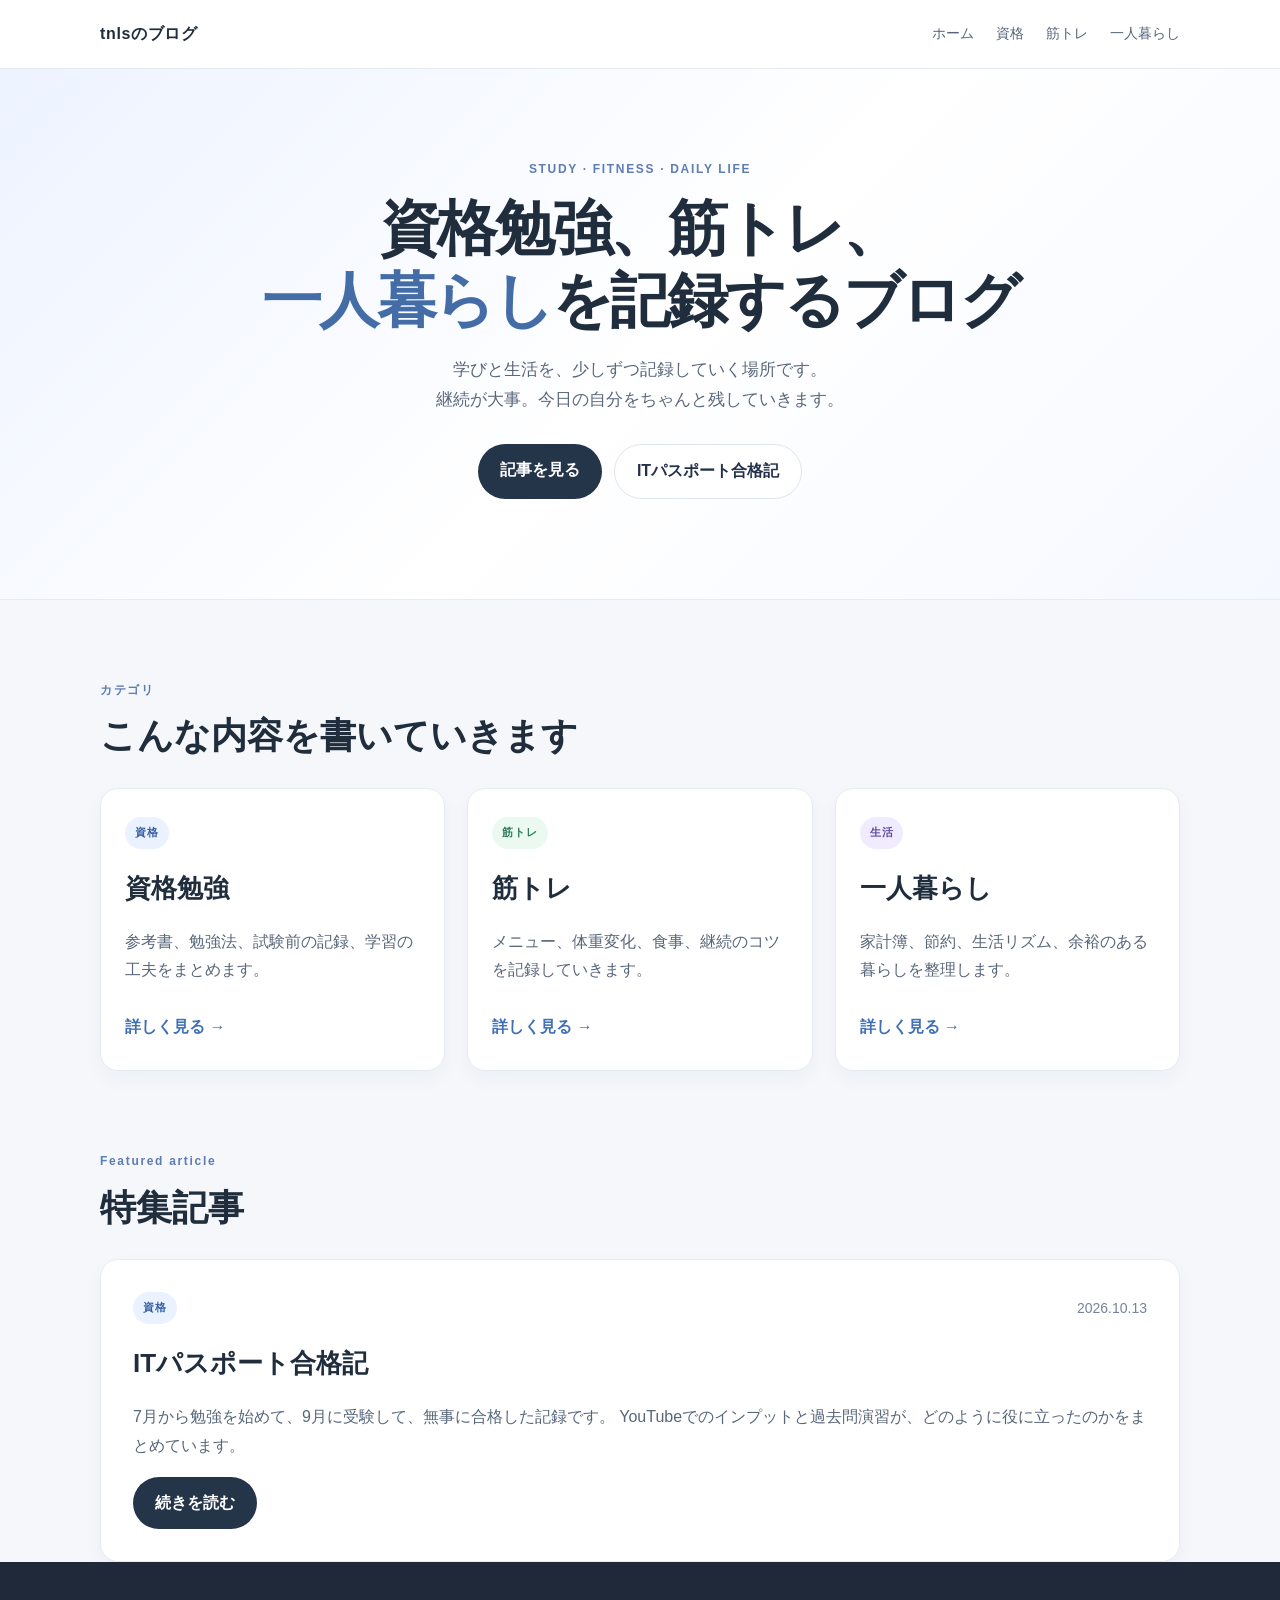
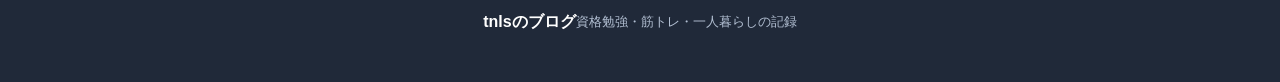
<file: index.html>
<!DOCTYPE html>
<html lang="ja">
  <head>
    <meta charset="UTF-8" />
    <meta name="viewport" content="width=device-width, initial-scale=1.0" />
    <meta
      name="description"
      content="資格勉強、筋トレ、一人暮らしをテーマにしたブログ。ITパスポート合格記などを更新中。"
    />
    <title>tnlsのブログ</title>
    <link rel="stylesheet" href="style.css" />
  </head>
  <body>
    <header class="site-header">
      <div class="container header-inner">
        <a class="logo" href="index.html">tnlsのブログ</a>
        <nav>
          <a href="index.html">ホーム</a>
          <a href="qualification.html">資格</a>
          <a href="fitness.html">筋トレ</a>
          <a href="lifestyle.html">一人暮らし</a>
        </nav>
      </div>
    </header>

    <main>
      <section class="hero">
        <div class="container hero-inner">
          <p class="eyebrow">STUDY · FITNESS · DAILY LIFE</p>
          <h1>資格勉強、筋トレ、<br /><span>一人暮らし</span>を記録するブログ</h1>
          <p class="hero-text">
            学びと生活を、少しずつ記録していく場所です。<br />
            継続が大事。今日の自分をちゃんと残していきます。
          </p>
          <div class="hero-actions">
            <a class="button primary" href="qualification.html">記事を見る</a>
            <a class="button secondary" href="it-passport.html">ITパスポート合格記</a>
          </div>
        </div>
      </section>

      <section class="container section">
        <p class="section-tag">カテゴリ</p>
        <h2>こんな内容を書いていきます</h2>
        <div class="card-grid">
          <article class="category-card">
            <span class="chip blue">資格</span>
            <h3>資格勉強</h3>
            <p>参考書、勉強法、試験前の記録、学習の工夫をまとめます。</p>
            <a href="qualification.html">詳しく見る →</a>
          </article>

          <article class="category-card">
            <span class="chip green">筋トレ</span>
            <h3>筋トレ</h3>
            <p>メニュー、体重変化、食事、継続のコツを記録していきます。</p>
            <a href="fitness.html">詳しく見る →</a>
          </article>

          <article class="category-card">
            <span class="chip purple">生活</span>
            <h3>一人暮らし</h3>
            <p>家計簿、節約、生活リズム、余裕のある暮らしを整理します。</p>
            <a href="lifestyle.html">詳しく見る →</a>
          </article>
        </div>
      </section>

      <section class="container section">
        <p class="section-tag">Featured article</p>
        <h2>特集記事</h2>

        <article class="feature-box">
          <div class="feature-meta">
            <span class="chip blue">資格</span>
            <time datetime="2026-10-13">2026.10.13</time>
          </div>
          <h3>ITパスポート合格記</h3>
          <p>
            7月から勉強を始めて、9月に受験して、無事に合格した記録です。
            YouTubeでのインプットと過去問演習が、どのように役に立ったのかをまとめています。
          </p>
          <a class="button primary" href="it-passport.html">続きを読む</a>
        </article>
      </section>
    </main>

    <footer class="site-footer">
      <div class="container footer-inner">
        <p>tnlsのブログ</p>
        <small>資格勉強・筋トレ・一人暮らしの記録</small>
      </div>
    </footer>
  </body>
</html>
</file>
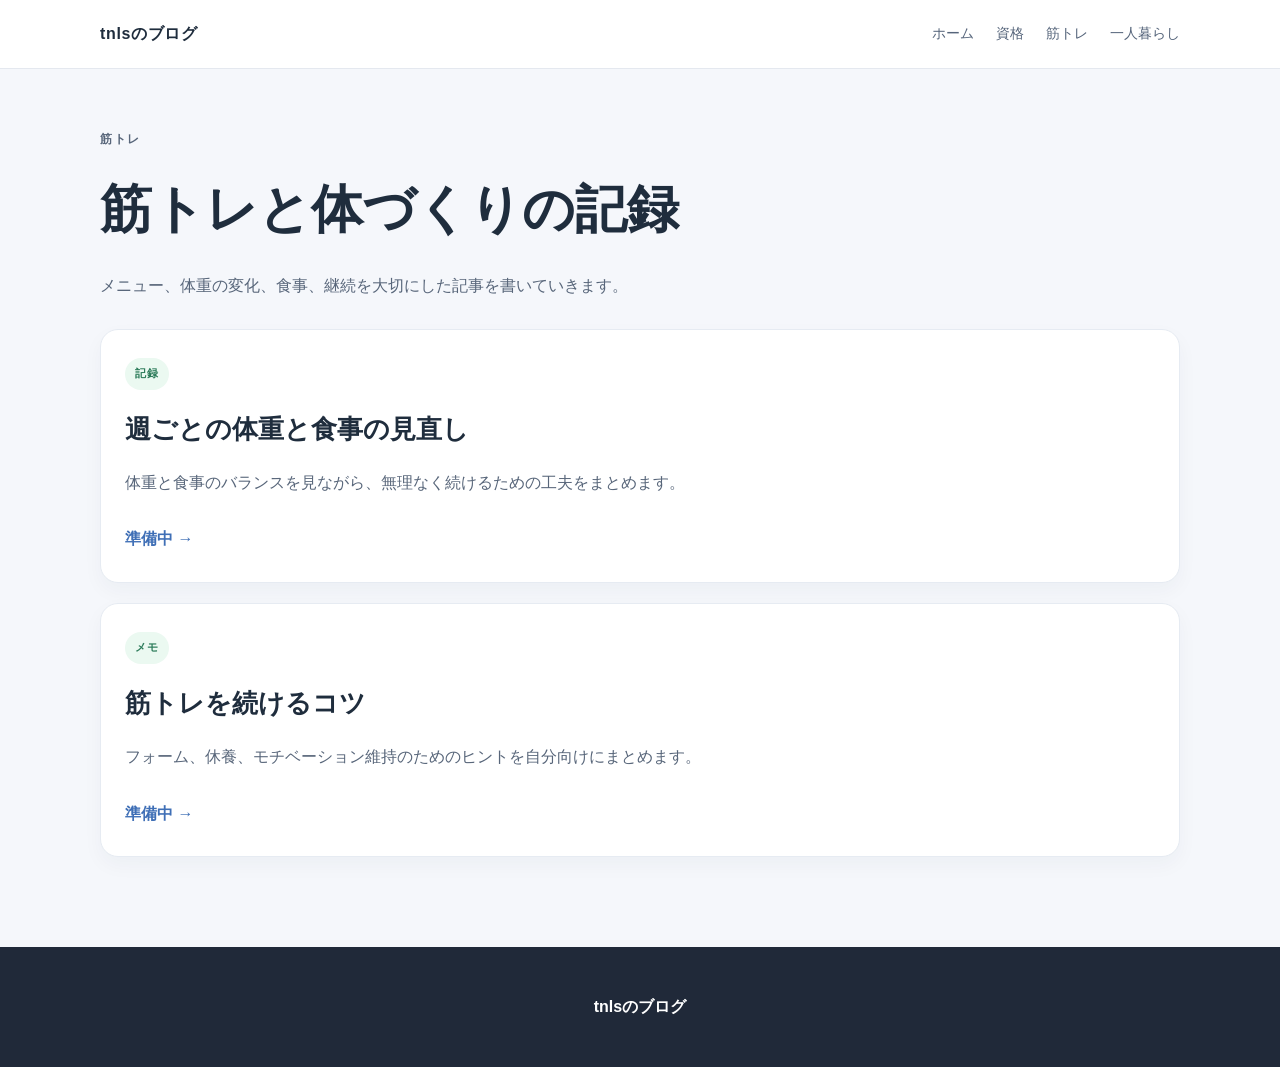
<file: fitness.html>
<!DOCTYPE html>
<html lang="ja">
  <head>
    <meta charset="UTF-8" />
    <meta name="viewport" content="width=device-width, initial-scale=1.0" />
    <title>筋トレ | tnlsのブログ</title>
    <link rel="stylesheet" href="style.css" />
  </head>
  <body>
    <header class="site-header">
      <div class="container header-inner">
        <a class="logo" href="index.html">tnlsのブログ</a>
        <nav>
          <a href="index.html">ホーム</a>
          <a href="qualification.html">資格</a>
          <a href="fitness.html">筋トレ</a>
          <a href="lifestyle.html">一人暮らし</a>
        </nav>
      </div>
    </header>

    <main class="container page-shell">
      <section class="page-header">
        <p class="section-tag">筋トレ</p>
        <h1>筋トレと体づくりの記録</h1>
        <p>メニュー、体重の変化、食事、継続を大切にした記事を書いていきます。</p>
      </section>

      <div class="article-list">
        <article class="list-card">
          <span class="chip green">記録</span>
          <h2>週ごとの体重と食事の見直し</h2>
          <p>体重と食事のバランスを見ながら、無理なく続けるための工夫をまとめます。</p>
          <a href="#">準備中 →</a>
        </article>
        <article class="list-card">
          <span class="chip green">メモ</span>
          <h2>筋トレを続けるコツ</h2>
          <p>フォーム、休養、モチベーション維持のためのヒントを自分向けにまとめます。</p>
          <a href="#">準備中 →</a>
        </article>
      </div>
    </main>

    <footer class="site-footer">
      <div class="container footer-inner">
        <p>tnlsのブログ</p>
      </div>
    </footer>
  </body>
</html>
</file>
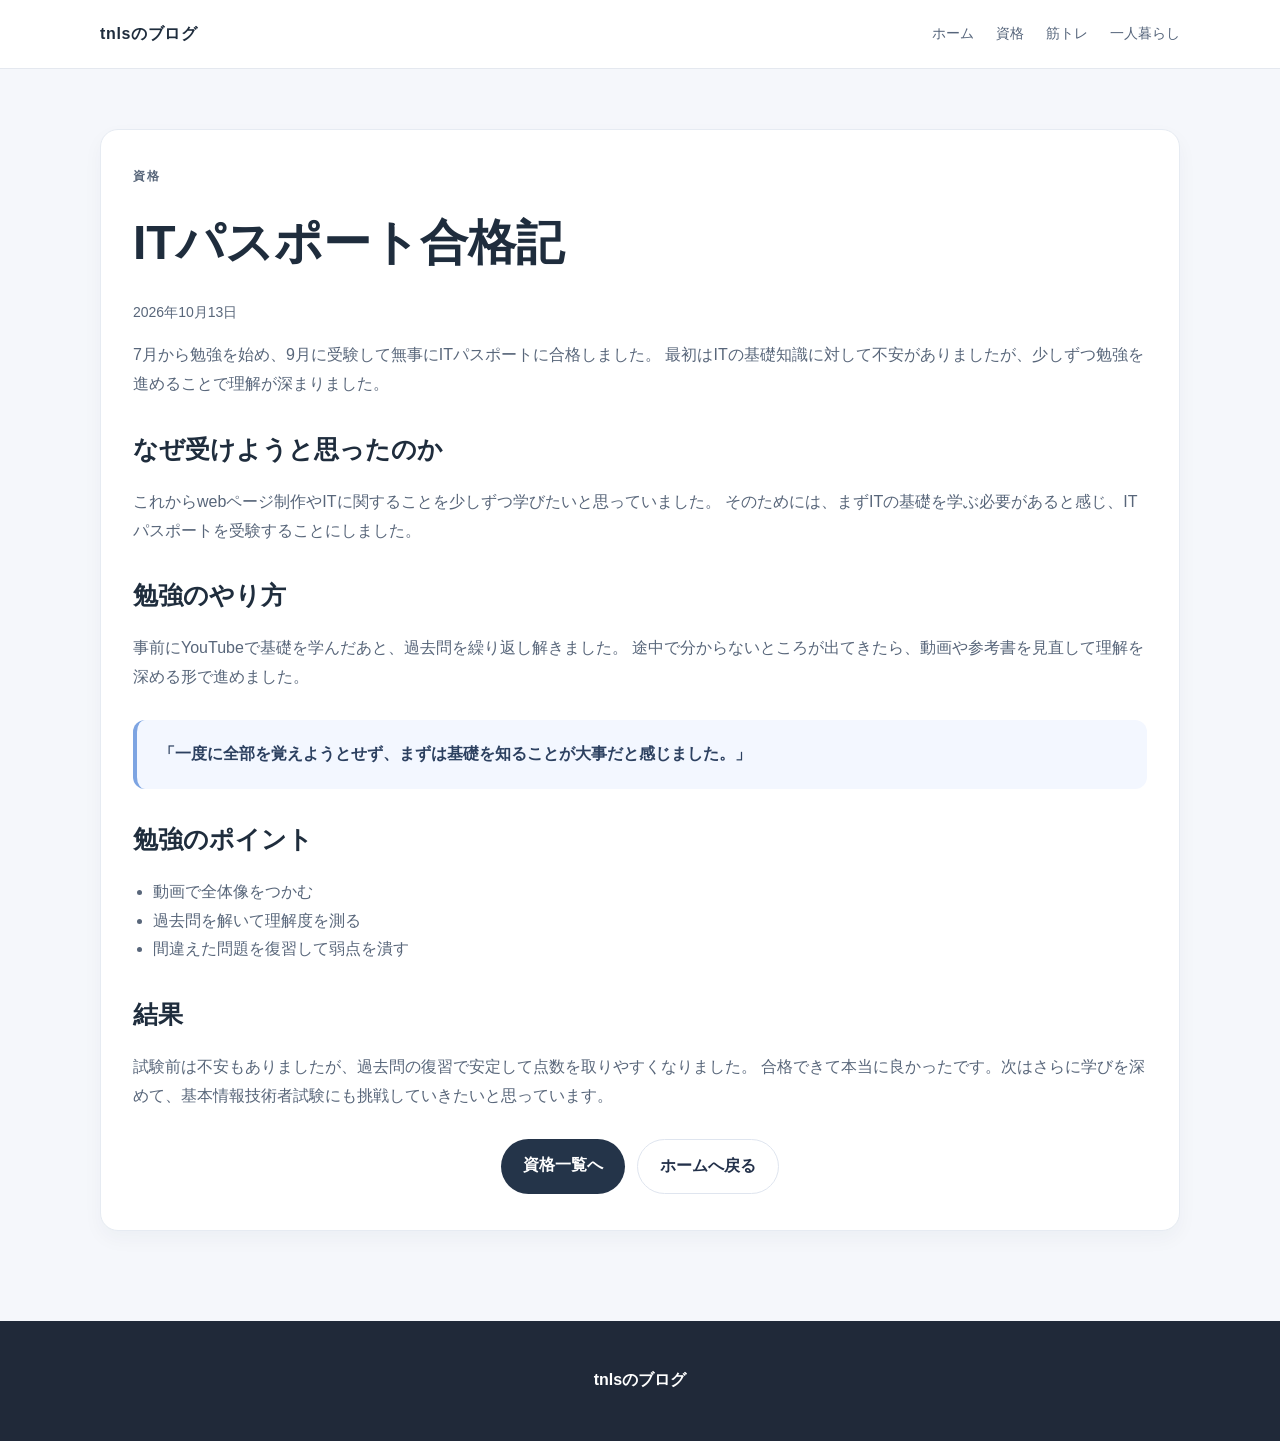
<file: it-passport.html>
<!DOCTYPE html>
<html lang="ja">
  <head>
    <meta charset="UTF-8" />
    <meta name="viewport" content="width=device-width, initial-scale=1.0" />
    <meta name="description" content="ITパスポートに合格した勉強法と体験記。" />
    <title>ITパスポート合格記 | tnlsのブログ</title>
    <link rel="stylesheet" href="style.css" />
  </head>
  <body>
    <header class="site-header">
      <div class="container header-inner">
        <a class="logo" href="index.html">tnlsのブログ</a>
        <nav>
          <a href="index.html">ホーム</a>
          <a href="qualification.html">資格</a>
          <a href="fitness.html">筋トレ</a>
          <a href="lifestyle.html">一人暮らし</a>
        </nav>
      </div>
    </header>

    <main class="container article-shell">
      <article class="article-card">
        <p class="section-tag">資格</p>
        <h1>ITパスポート合格記</h1>
        <p class="article-date">2026年10月13日</p>

        <p>
          7月から勉強を始め、9月に受験して無事にITパスポートに合格しました。
          最初はITの基礎知識に対して不安がありましたが、少しずつ勉強を進めることで理解が深まりました。
        </p>

        <h2>なぜ受けようと思ったのか</h2>
        <p>
          これからwebページ制作やITに関することを少しずつ学びたいと思っていました。
          そのためには、まずITの基礎を学ぶ必要があると感じ、ITパスポートを受験することにしました。
        </p>

        <h2>勉強のやり方</h2>
        <p>
          事前にYouTubeで基礎を学んだあと、過去問を繰り返し解きました。
          途中で分からないところが出てきたら、動画や参考書を見直して理解を深める形で進めました。
        </p>

        <div class="quote-box">
          <p>
            「一度に全部を覚えようとせず、まずは基礎を知ることが大事だと感じました。」
          </p>
        </div>

        <h2>勉強のポイント</h2>
        <ul>
          <li>動画で全体像をつかむ</li>
          <li>過去問を解いて理解度を測る</li>
          <li>間違えた問題を復習して弱点を潰す</li>
        </ul>

        <h2>結果</h2>
        <p>
          試験前は不安もありましたが、過去問の復習で安定して点数を取りやすくなりました。
          合格できて本当に良かったです。次はさらに学びを深めて、基本情報技術者試験にも挑戦していきたいと思っています。
        </p>

        <div class="article-actions">
          <a class="button primary" href="qualification.html">資格一覧へ</a>
          <a class="button secondary" href="index.html">ホームへ戻る</a>
        </div>
      </article>
    </main>

    <footer class="site-footer">
      <div class="container footer-inner">
        <p>tnlsのブログ</p>
      </div>
    </footer>
  </body>
</html>
</file>
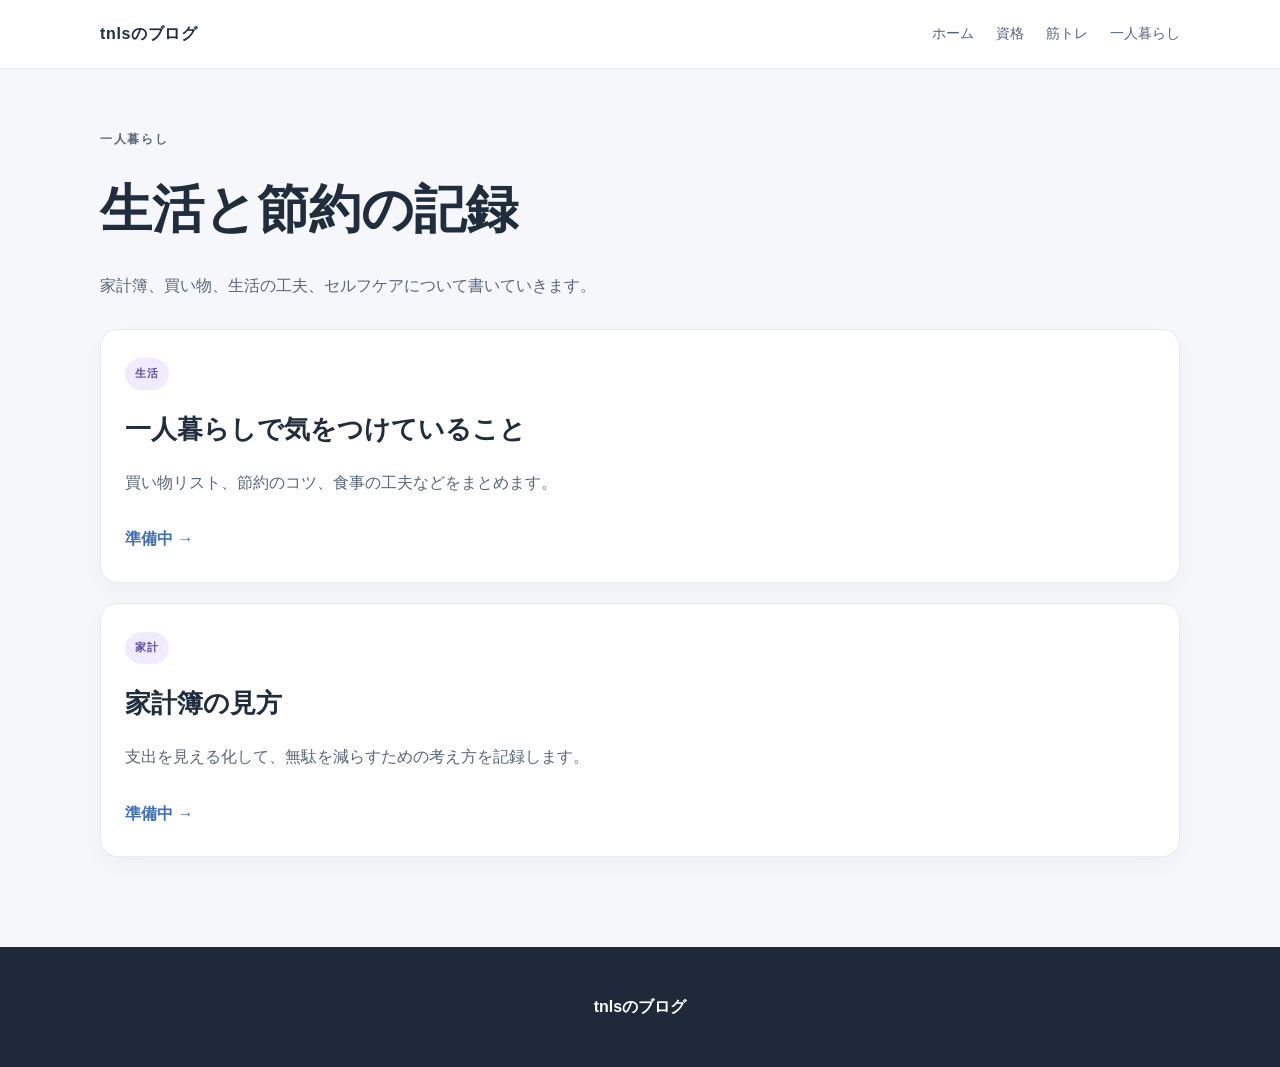
<file: lifestyle.html>
<!DOCTYPE html>
<html lang="ja">
  <head>
    <meta charset="UTF-8" />
    <meta name="viewport" content="width=device-width, initial-scale=1.0" />
    <title>一人暮らし | tnlsのブログ</title>
    <link rel="stylesheet" href="style.css" />
  </head>
  <body>
    <header class="site-header">
      <div class="container header-inner">
        <a class="logo" href="index.html">tnlsのブログ</a>
        <nav>
          <a href="index.html">ホーム</a>
          <a href="qualification.html">資格</a>
          <a href="fitness.html">筋トレ</a>
          <a href="lifestyle.html">一人暮らし</a>
        </nav>
      </div>
    </header>

    <main class="container page-shell">
      <section class="page-header">
        <p class="section-tag">一人暮らし</p>
        <h1>生活と節約の記録</h1>
        <p>家計簿、買い物、生活の工夫、セルフケアについて書いていきます。</p>
      </section>

      <div class="article-list">
        <article class="list-card">
          <span class="chip purple">生活</span>
          <h2>一人暮らしで気をつけていること</h2>
          <p>買い物リスト、節約のコツ、食事の工夫などをまとめます。</p>
          <a href="#">準備中 →</a>
        </article>
        <article class="list-card">
          <span class="chip purple">家計</span>
          <h2>家計簿の見方</h2>
          <p>支出を見える化して、無駄を減らすための考え方を記録します。</p>
          <a href="#">準備中 →</a>
        </article>
      </div>
    </main>

    <footer class="site-footer">
      <div class="container footer-inner">
        <p>tnlsのブログ</p>
      </div>
    </footer>
  </body>
</html>
</file>
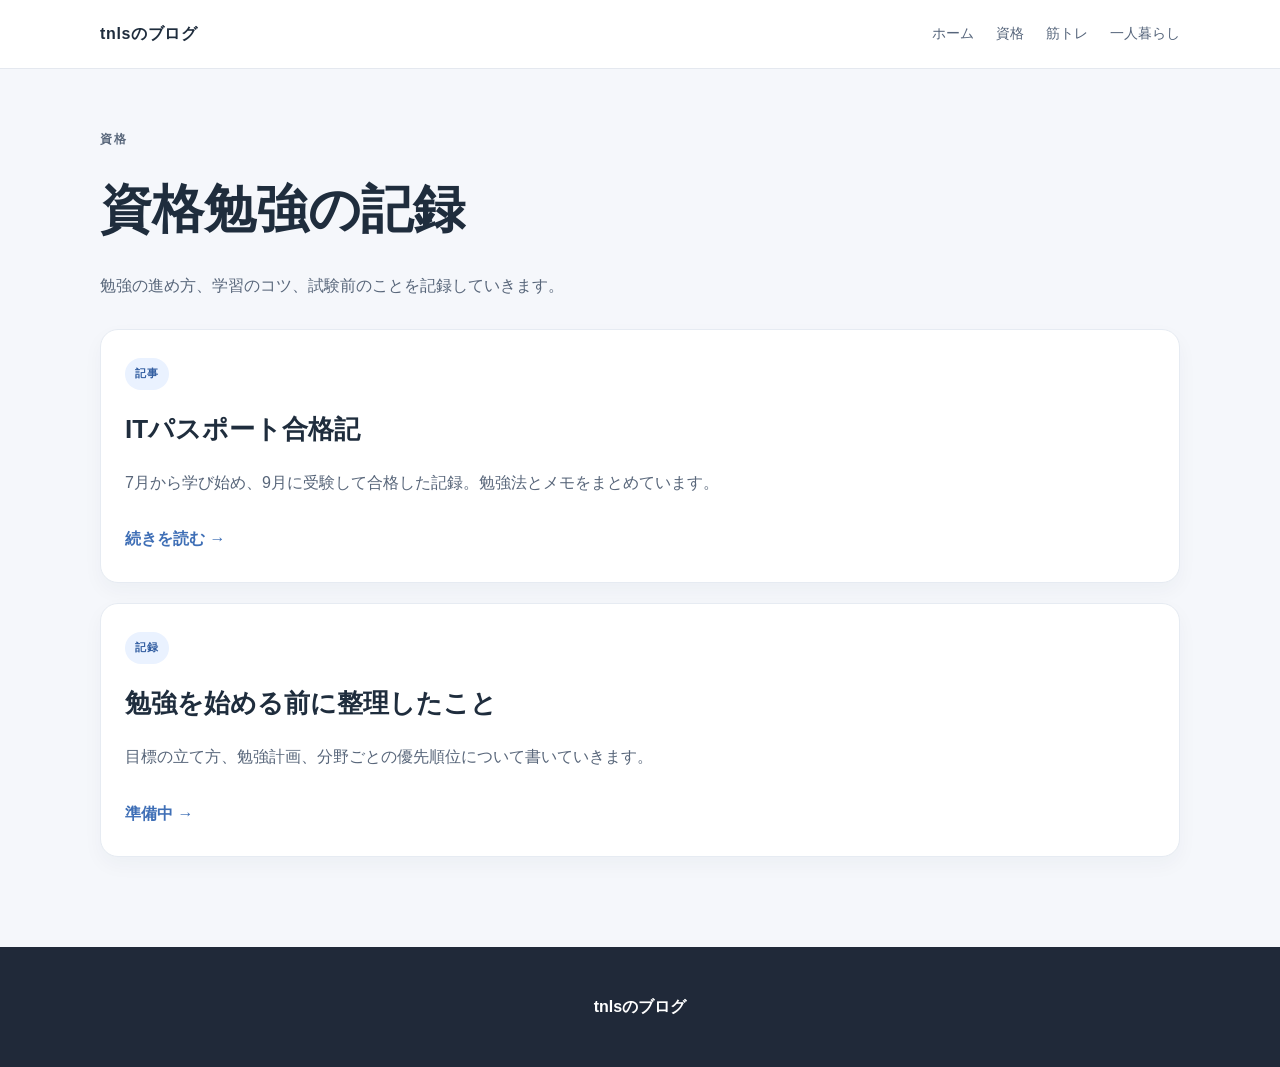
<file: qualification.html>
<!DOCTYPE html>
<html lang="ja">
  <head>
    <meta charset="UTF-8" />
    <meta name="viewport" content="width=device-width, initial-scale=1.0" />
    <title>資格 | tnlsのブログ</title>
    <link rel="stylesheet" href="style.css" />
  </head>
  <body>
    <header class="site-header">
      <div class="container header-inner">
        <a class="logo" href="index.html">tnlsのブログ</a>
        <nav>
          <a href="index.html">ホーム</a>
          <a href="qualification.html">資格</a>
          <a href="fitness.html">筋トレ</a>
          <a href="lifestyle.html">一人暮らし</a>
        </nav>
      </div>
    </header>

    <main class="container page-shell">
      <section class="page-header">
        <p class="section-tag">資格</p>
        <h1>資格勉強の記録</h1>
        <p>勉強の進め方、学習のコツ、試験前のことを記録していきます。</p>
      </section>

      <div class="article-list">
        <article class="list-card">
          <span class="chip blue">記事</span>
          <h2>ITパスポート合格記</h2>
          <p>7月から学び始め、9月に受験して合格した記録。勉強法とメモをまとめています。</p>
          <a href="it-passport.html">続きを読む →</a>
        </article>

        <article class="list-card">
          <span class="chip blue">記録</span>
          <h2>勉強を始める前に整理したこと</h2>
          <p>目標の立て方、勉強計画、分野ごとの優先順位について書いていきます。</p>
          <a href="#">準備中 →</a>
        </article>
      </div>
    </main>

    <footer class="site-footer">
      <div class="container footer-inner">
        <p>tnlsのブログ</p>
      </div>
    </footer>
  </body>
</html>
</file>
<file: style.css>
* {
  box-sizing: border-box;
}

html {
  scroll-behavior: smooth;
}

body {
  margin: 0;
  color: #1f2d3d;
  background: #f5f7fb;
  font-family: -apple-system, BlinkMacSystemFont, "Segoe UI", "Hiragino Kaku Gothic ProN",
    "Yu Gothic", Meiryo, sans-serif;
  line-height: 1.8;
}

a {
  color: inherit;
}

img {
  max-width: 100%;
}

.container {
  width: min(1080px, calc(100% - 40px));
  margin: 0 auto;
}

.update-banner {
  background: linear-gradient(90deg, #fff6e6 0%, #fff9f0 100%);
  color: #8a5b00;
  text-align: center;
  padding: 10px 12px;
  font-weight: 800;
  font-size: 14px;
  border-bottom: 1px solid #f0e3c8;
}

.site-header {
  position: sticky;
  top: 0;
  z-index: 10;
  background: rgba(255, 255, 255, 0.96);
  border-bottom: 1px solid #e4e8ef;
  backdrop-filter: blur(10px);
}

.header-inner {
  display: flex;
  align-items: center;
  justify-content: space-between;
  min-height: 68px;
}

.logo {
  text-decoration: none;
  font-weight: 800;
  letter-spacing: 0.04em;
}

nav {
  display: flex;
  gap: 22px;
}

nav a {
  text-decoration: none;
  font-size: 14px;
  color: #56657b;
}

.hero {
  padding: 90px 0 100px;
  background: linear-gradient(135deg, #edf3ff 0%, #ffffff 52%, #f5f8ff 100%);
  border-bottom: 1px solid #e6ebf2;
}

.hero-inner {
  text-align: center;
}

.eyebrow,
.section-tag {
  margin: 0 0 12px;
  font-size: 12px;
  font-weight: 800;
  letter-spacing: 0.14em;
  color: #5d7cb2;
}

.hero h1 {
  margin: 0 0 18px;
  font-size: clamp(34px, 5vw, 60px);
  line-height: 1.2;
  letter-spacing: -0.04em;
}

.hero h1 span {
  color: #446da8;
}

.hero-text {
  margin: 0 auto;
  max-width: 720px;
  color: #5a687b;
  font-size: 17px;
}

.hero-actions,
.article-actions {
  display: flex;
  justify-content: center;
  flex-wrap: wrap;
  gap: 12px;
  margin-top: 28px;
}

.button {
  display: inline-block;
  padding: 12px 22px;
  border-radius: 999px;
  font-weight: 700;
  text-decoration: none;
  transition: 0.2s ease;
}

.button.primary {
  background: #243449;
  color: white;
}

.button.secondary {
  background: white;
  border: 1px solid #dfe5ef;
  color: #23314a;
}

.section {
  padding: 80px 0 0;
}

.section h2 {
  margin: 0 0 28px;
  font-size: clamp(28px, 4vw, 36px);
  line-height: 1.3;
}

.card-grid {
  display: grid;
  grid-template-columns: repeat(3, minmax(0, 1fr));
  gap: 22px;
}

.category-card,
.list-card,
.feature-box,
.article-card {
  background: #fff;
  border: 1px solid #e6ebf2;
  border-radius: 18px;
  box-shadow: 0 8px 20px rgba(34, 51, 74, 0.04);
}

.category-card,
.list-card {
  padding: 28px 24px;
}

.category-card h3,
.list-card h2,
.feature-box h3 {
  margin: 16px 0 12px;
  font-size: 26px;
}

.category-card p,
.list-card p,
.feature-box p,
.page-header p,
.article-card p,
.article-card li {
  color: #58667a;
}

.category-card a,
.list-card a {
  display: inline-block;
  margin-top: 12px;
  color: #3f6fb6;
  font-weight: 700;
  text-decoration: none;
}

.chip {
  display: inline-block;
  padding: 6px 10px;
  border-radius: 999px;
  font-size: 11px;
  font-weight: 800;
  letter-spacing: 0.08em;
}

.chip.blue {
  background: #eaf2ff;
  color: #345fa2;
}

.chip.green {
  background: #ebf9f1;
  color: #2b7b59;
}

.chip.purple {
  background: #f1ebff;
  color: #5e4ca2;
}

.feature-box {
  padding: 32px;
}

.feature-meta {
  display: flex;
  align-items: center;
  justify-content: space-between;
  gap: 12px;
  margin-bottom: 14px;
}

.feature-meta time,
.article-date {
  color: #77839a;
  font-size: 14px;
}

.page-shell,
.article-shell {
  padding: 60px 0 90px;
}

.page-header {
  margin-bottom: 28px;
}

.page-header h1 {
  margin: 0 0 8px;
  font-size: clamp(34px, 5vw, 52px);
}

.article-list {
  display: grid;
  gap: 20px;
}

.article-card {
  padding: 36px 32px;
}

.article-card h1 {
  margin: 8px 0 10px;
  font-size: clamp(34px, 4vw, 48px);
}

.article-card h2 {
  margin: 28px 0 12px;
  font-size: 25px;
}

.quote-box {
  margin: 28px 0;
  padding: 20px 22px;
  background: #f3f7ff;
  border-left: 4px solid #7da4e2;
  border-radius: 12px;
}

.quote-box p {
  margin: 0;
  font-weight: 600;
  color: #2c4060;
}

.article-card ul {
  padding-left: 20px;
}

.site-footer {
  background: #202939;
  color: #fff;
}

.footer-inner {
  display: flex;
  align-items: center;
  justify-content: center;
  min-height: 120px;
  text-align: center;
}

.footer-inner p {
  margin: 0;
  font-weight: 800;
}

.footer-inner small {
  display: block;
  color: #b2bfd2;
}

@media (max-width: 700px) {
  nav {
    gap: 10px;
    font-size: 12px;
    flex-wrap: wrap;
    justify-content: flex-end;
  }

  .header-inner {
    align-items: flex-start;
    padding: 16px 0;
    flex-direction: column;
    gap: 10px;
  }

  .card-grid {
    grid-template-columns: 1fr;
  }

  .hero {
    padding: 70px 0 80px;
  }

  .article-card,
  .feature-box,
  .category-card,
  .list-card {
    padding: 22px 18px;
  }
}
</file>
